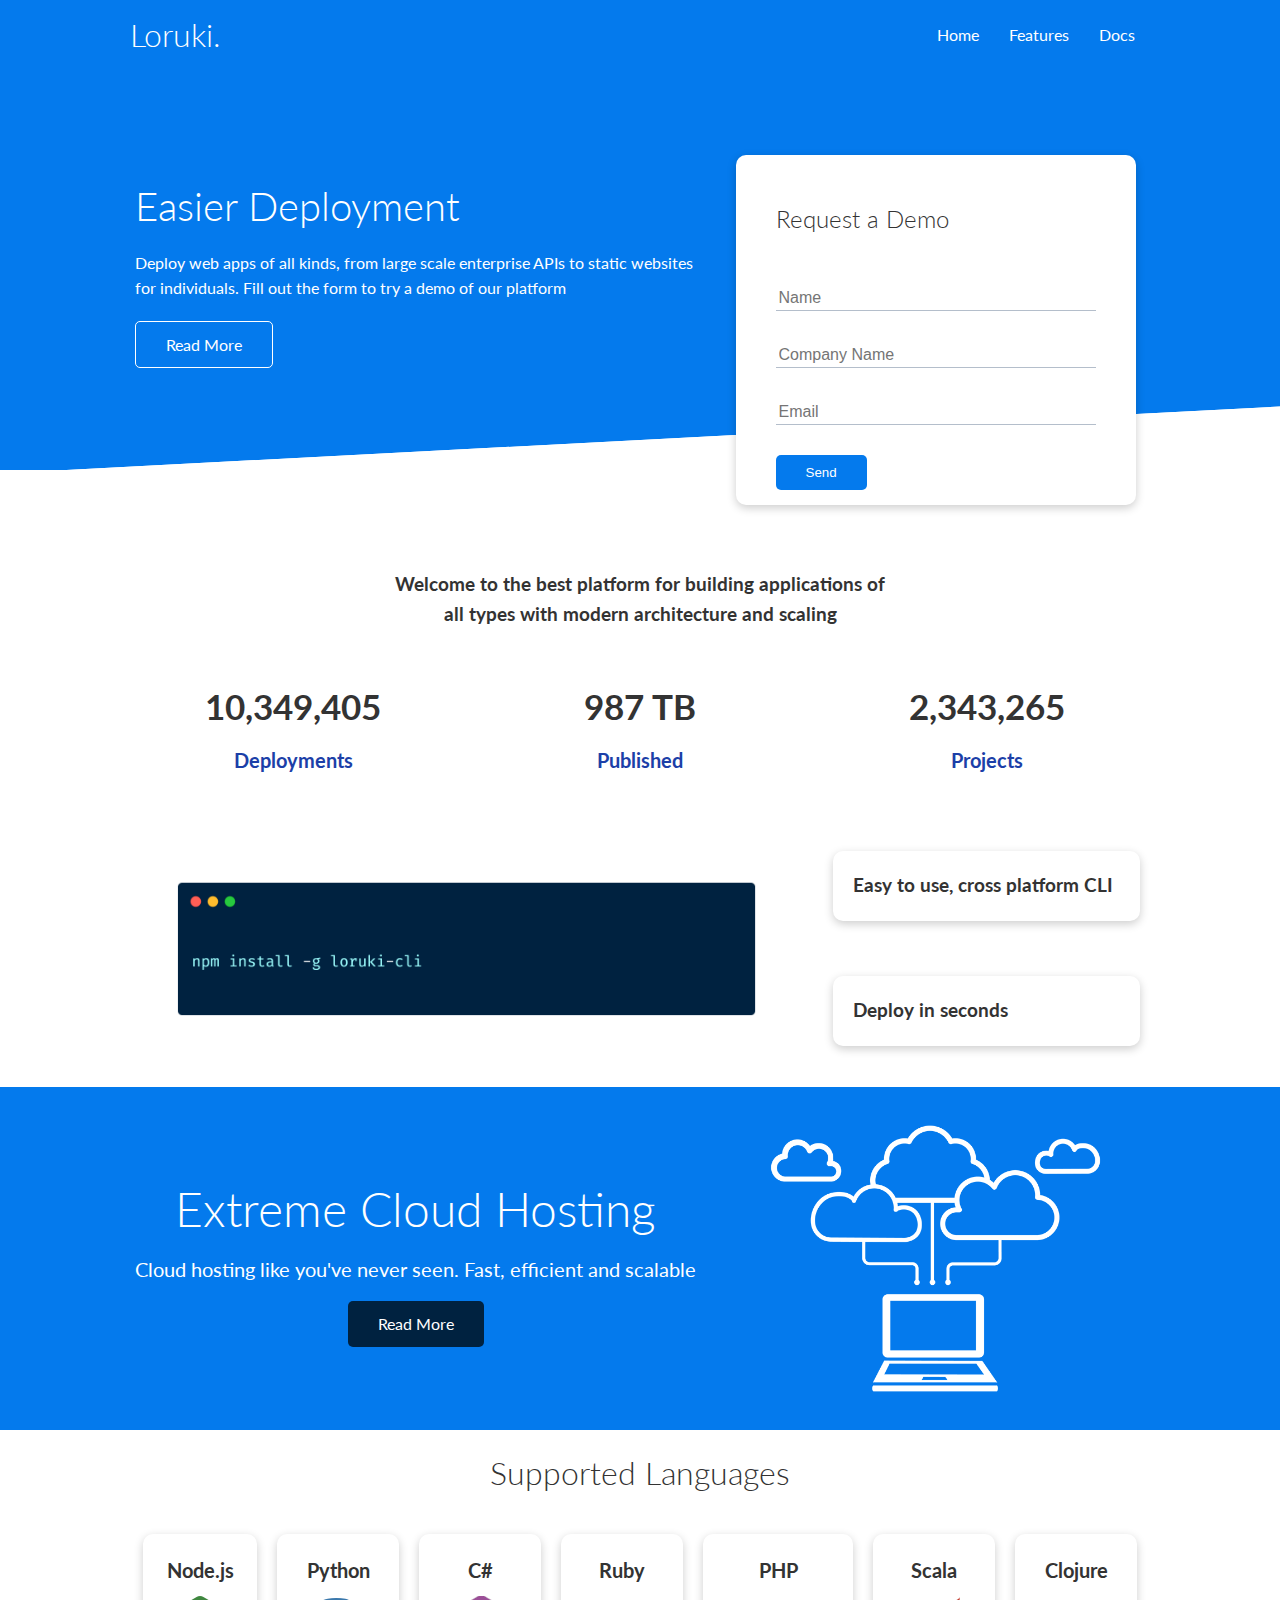
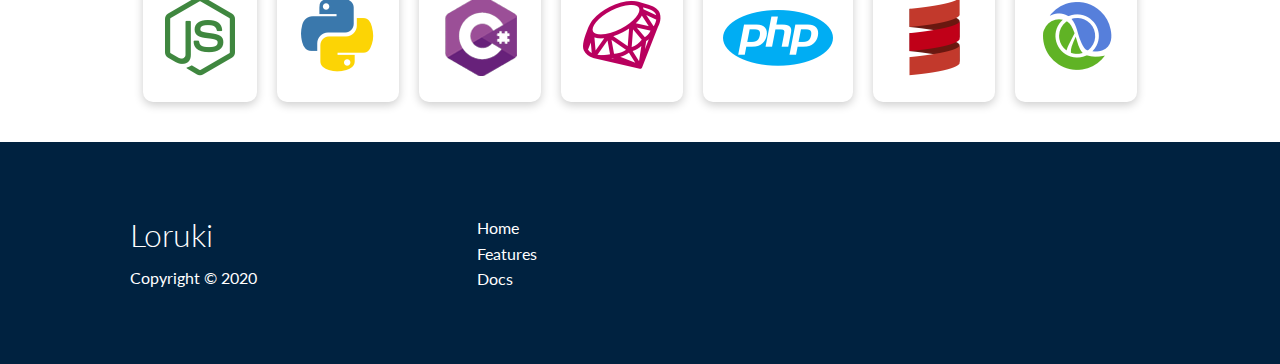
<file: index.html>
<!DOCTYPE html>
<html lang="en">
<head>
    <meta charset="UTF-8">
    <meta name="viewport" content="width=device-width, initial-scale=1.0">
    <link rel="stylesheet" href="https://cdnjs.cloudflare.com/ajax/libs/font-awesome/5.15.1/css/all.min.css" integrity="sha512-+4zCK9k+qNFUR5X+cKL9EIR+ZOhtIloNl9GIKS57V1MyNsYpYcUrUeQc9vNfzsWfV28IaLL3i96P9sdNyeRssA==" crossorigin="anonymous" />
    <link rel="stylesheet" href="css/utilities.css">
    <link rel="stylesheet" href="css/style.css">
    <title>Loruki | Cloud Hosting For Everyone</title>
</head>
<body>
    <!--------------------------------------------------------- Navbar --------------------------------------------------------->
    <div class="navbar">
        <div class="container flex">
            <h1 class="logo">Loruki.</h1>
            <nav>
                <ul>
                    <li><a href="index.html">Home</a></li>
                    <li><a href="features.html">Features</a></li>
                    <li><a href="docs.html">Docs</a></li>
                </ul>
            </nav>
        </div>
    </div>
    
    <!--------------------------------------------------------- Showcase --------------------------------------------------------->
    <section class="showcase">
        <div class="container grid">
            <div class="showcase-text">
                <h1>Easier Deployment</h1>
                <p>Deploy web apps of all kinds, from large scale enterprise APIs to static websites for individuals. Fill out the form to try a demo of our platform</p>
                <a href="features.html" class="btn btn-outline">Read More</a>
            </div>

            <div class="showcase-form card">
                <h2>Request a Demo</h2>

                 <form name="contact" method="POST" netlify-honeypot="bot-field" data-netlify="true">
                     <input type="hidden" name="form-name" value="contact">
                     <p class="hidden">
                        <label>
                          Don’t fill this out if you’re human: <input name="bot-field" />
                        </label>
                      </p>
                    <div class="form-control">
                        <input type="text" name="name" placeholder="Name" required>
                    </div>
                    <div class="form-control">
                        <input type="text" name="company" placeholder="Company Name" required>
                    </div>
                    <div class="form-control">
                        <input type="email" name="email" placeholder="Email" required>
                    </div>
                    <input type="submit" value="Send" class="btn btn-primary">
                </form>
            </div>
        </div>
    </section>

    <!--------------------------------------------------------- Stats --------------------------------------------------------->
    <section class="stats">
        <div class="container">
            <h3 class="stats-heading text-center my-1">
                Welcome to the best platform for building applications of all types with modern architecture and scaling
            </h3>

            <div class="grid grid-3 text-center my-4">
                <div>
                    <i class="fas fa-server fa-3x"></i>
                    <h3>10,349,405</h3>
                    <p class="text-secondary">Deployments</p>
                </div>
                <div>
                    <i class="fas fa-upload fa-3x"></i>
                    <h3>987 TB</h3>
                    <p class="text-secondary">Published</p>
                </div>
                <div>
                    <i class="fas fa-project-diagram fa-3x"></i>
                    <h3>2,343,265</h3>
                    <p class="text-secondary">Projects</p>
                </div>
            </div>
        </div>
    </section>

    <!--------------------------------------------------------- Cli --------------------------------------------------------->
    <section class="cli">
        <div class="container grid">
            <img src="images/cli.png" alt="">
            <div class="card">
                <h3>Easy to use, cross platform CLI</h3>
            </div>
            <div class="card">
                <h3>Deploy in seconds</h3>
            </div>
        </div>
    </section>

    <!--------------------------------------------------------- Cloud --------------------------------------------------------->
    <section class="cloud bg-primary my-2 py-2">
        <div class="container grid">
            <div class="text-center">
                <h2 class="lg">Extreme Cloud Hosting</h2>
                <p class="lead my-1">Cloud hosting like you've never seen. Fast, efficient and scalable</p>
                <a href="features.html" class="btn btn-dark">Read More</a>
            </div>
            <img src="images/cloud.png" alt="">
        </div>
    </section>

    <!--------------------------------------------------------- Languages --------------------------------------------------------->
    <section class="languages">
        <h2 class="md text-center my-2">
            Supported Languages
        </h2>
        <div class="container flex">
            <div class="card">
                <h4>Node.js</h4>
                <img src="images/logos/node.png" alt="">
            </div>
            <div class="card">
                <h4>Python</h4>
                <img src="images/logos/python.png" alt="">
              </div>
              <div class="card">
                <h4>C#</h4>
                <img src="images/logos/csharp.png" alt="">
              </div>
              <div class="card">
                <h4>Ruby</h4>
                <img src="images/logos/ruby.png" alt="">
              </div>
              <div class="card">
                <h4>PHP</h4>
                <img src="images/logos/php.png" alt="">
              </div>
              <div class="card">
                <h4>Scala</h4>
                <img src="images/logos/scala.png" alt="">
              </div>
              <div class="card">
                <h4>Clojure</h4>
                <img src="images/logos/clojure.png" alt="">
              </div>
        </div>
    </section>

    <!--------------------------------------------------------- Footer --------------------------------------------------------->
    <footer class="footer bg-dark py-5">
        <div class="container grid grid-3">
            <div>
                <h1>Loruki
                </h1>
                <p>Copyright &copy; 2020</p>
            </div>
            <nav>
                <ul>
                    <li><a href="index.html">Home</a></li>
                    <li><a href="features.html">Features</a></li>
                    <li><a href="docs.html">Docs</a></li>
                </ul>
            </nav>
            <div class="social">
                <a href="#"><i class="fab fa-github fa-2x"></i></a>
                <a href="#"><i class="fab fa-facebook fa-2x"></i></a>
                <a href="#"><i class="fab fa-instagram fa-2x"></i></a>
                <a href="#"><i class="fab fa-twitter fa-2x"></i></a>
            </div>
        </div>
    </footer>
</body>
</html>
</file>
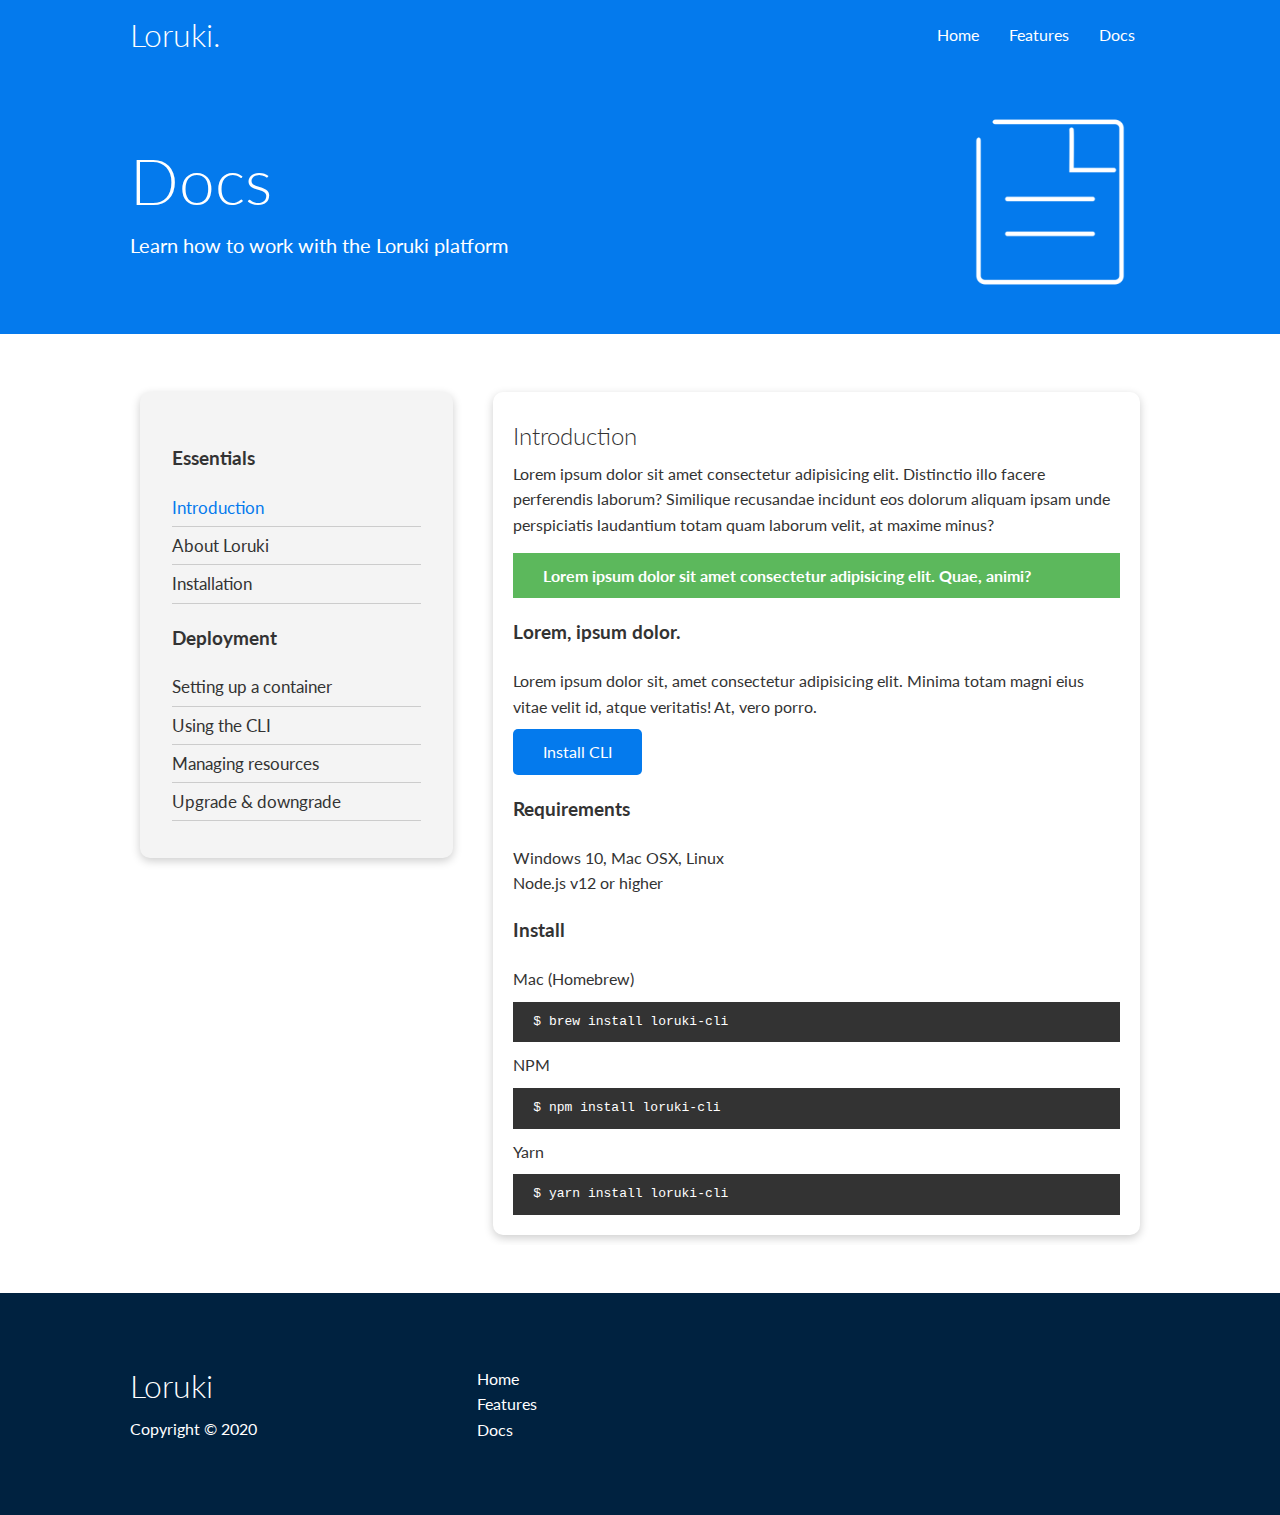
<file: docs.html>
<!DOCTYPE html>
<html lang="en">
<head>
    <meta charset="UTF-8">
    <meta name="viewport" content="width=device-width, initial-scale=1.0">
    <link rel="stylesheet" href="https://cdnjs.cloudflare.com/ajax/libs/font-awesome/5.15.1/css/all.min.css" integrity="sha512-+4zCK9k+qNFUR5X+cKL9EIR+ZOhtIloNl9GIKS57V1MyNsYpYcUrUeQc9vNfzsWfV28IaLL3i96P9sdNyeRssA==" crossorigin="anonymous" />
    <link rel="stylesheet" href="css/utilities.css">
    <link rel="stylesheet" href="css/style.css">
    <title>Loruki | Cloud Hosting For Everyone</title>
</head>
<body>
    <!----------------------------------------------------- Navbar ----------------------------------------------------->
    <div class="navbar">
        <div class="container flex">
            <h1 class="logo">Loruki.</h1>
            <nav>
                <ul>
                    <li><a href="index.html">Home</a></li>
                    <li><a href="features.html">Features</a></li>
                    <li><a href="docs.html">Docs</a></li>
                </ul>
            </nav>
        </div>
    </div>

    <!----------------------------------------------------- Head ----------------------------------------------------->
    <section class="docs-head bg-primary py-3">
        <div class="container grid">
            <div>
                <h1 class="xl">Docs</h1>
                <p class="lead">
                    Learn how to work with the Loruki platform
                </p>
            </div>
            <img src="images/docs.png" alt="">
        </div>
    </section>

    <!----------------------------------------------------- Docs main ----------------------------------------------------->
    <section class="docs-main my-4">
        <div class="container grid">
            <div class="card bg-light p-3">
                <h3 class="my-2">Essentials</h3>
                <nav>
                    <ul>
                        <li><a class="text-primary" href="#">Introduction</a></li>
                        <li><a href="#">About Loruki</a></li>
                        <li><a href="#">Installation</a></li>
                    </ul>
                </nav>

                <h3 class="my-2">Deployment</h3>
                <nav>
                    <ul>
                        <li><a href="#">Setting up a container</a></li>
							<li><a href="#">Using the CLI</a></li>
							<li><a href="#">Managing resources</a></li>
							<li><a href="#">Upgrade & downgrade</a></li>
                    </ul>
                </nav>
            </div>
            <div class="card">
                <h2>Introduction</h2>
                <p>Lorem ipsum dolor sit amet consectetur adipisicing elit. Distinctio illo facere perferendis laborum? Similique recusandae incidunt eos dolorum aliquam ipsam unde perspiciatis laudantium totam quam laborum velit, at maxime minus?</p>

                <div class="alert alert-success">
                    <i class="fas fa-info"></i> Lorem ipsum dolor sit amet consectetur adipisicing elit. Quae, animi?
                </div>

                <h3>Lorem, ipsum dolor.</h3>
                <p>Lorem ipsum dolor sit, amet consectetur adipisicing elit. Minima totam magni eius vitae velit id, atque veritatis! At, vero porro.</p>
                <a href="#" class="btn btn-primary">Install CLI</a>

                <h3>Requirements</h3>
                <ul>
                    <li>Windows 10, Mac OSX, Linux</li>
                    <li>Node.js v12 or higher</li>
                </ul>

                <h3>Install</h3>
                <p>Mac (Homebrew)</p>
                <pre><code>$ brew install loruki-cli</code></pre>
                <p>NPM</p>
                <pre><code>$ npm install loruki-cli</code></pre>
                <p>Yarn</p>
                <pre><code>$ yarn install loruki-cli</code></pre>

            </div>
        </div>
    </section>
    
    <!----------------------------------------------------- Footer ----------------------------------------------------->
    <footer class="footer bg-dark py-5">
        <div class="container grid grid-3">
            <div>
                <h1>Loruki
                </h1>
                <p>Copyright &copy; 2020</p>
            </div>
            <nav>
                <ul>
                    <li><a href="index.html">Home</a></li>
                    <li><a href="features.html">Features</a></li>
                    <li><a href="docs.html">Docs</a></li>
                </ul>
            </nav>
            <div class="social">
                <a href="#"><i class="fab fa-github fa-2x"></i></a>
                <a href="#"><i class="fab fa-facebook fa-2x"></i></a>
                <a href="#"><i class="fab fa-instagram fa-2x"></i></a>
                <a href="#"><i class="fab fa-twitter fa-2x"></i></a>
            </div>
        </div>
    </footer>
</body>
</html>
</file>
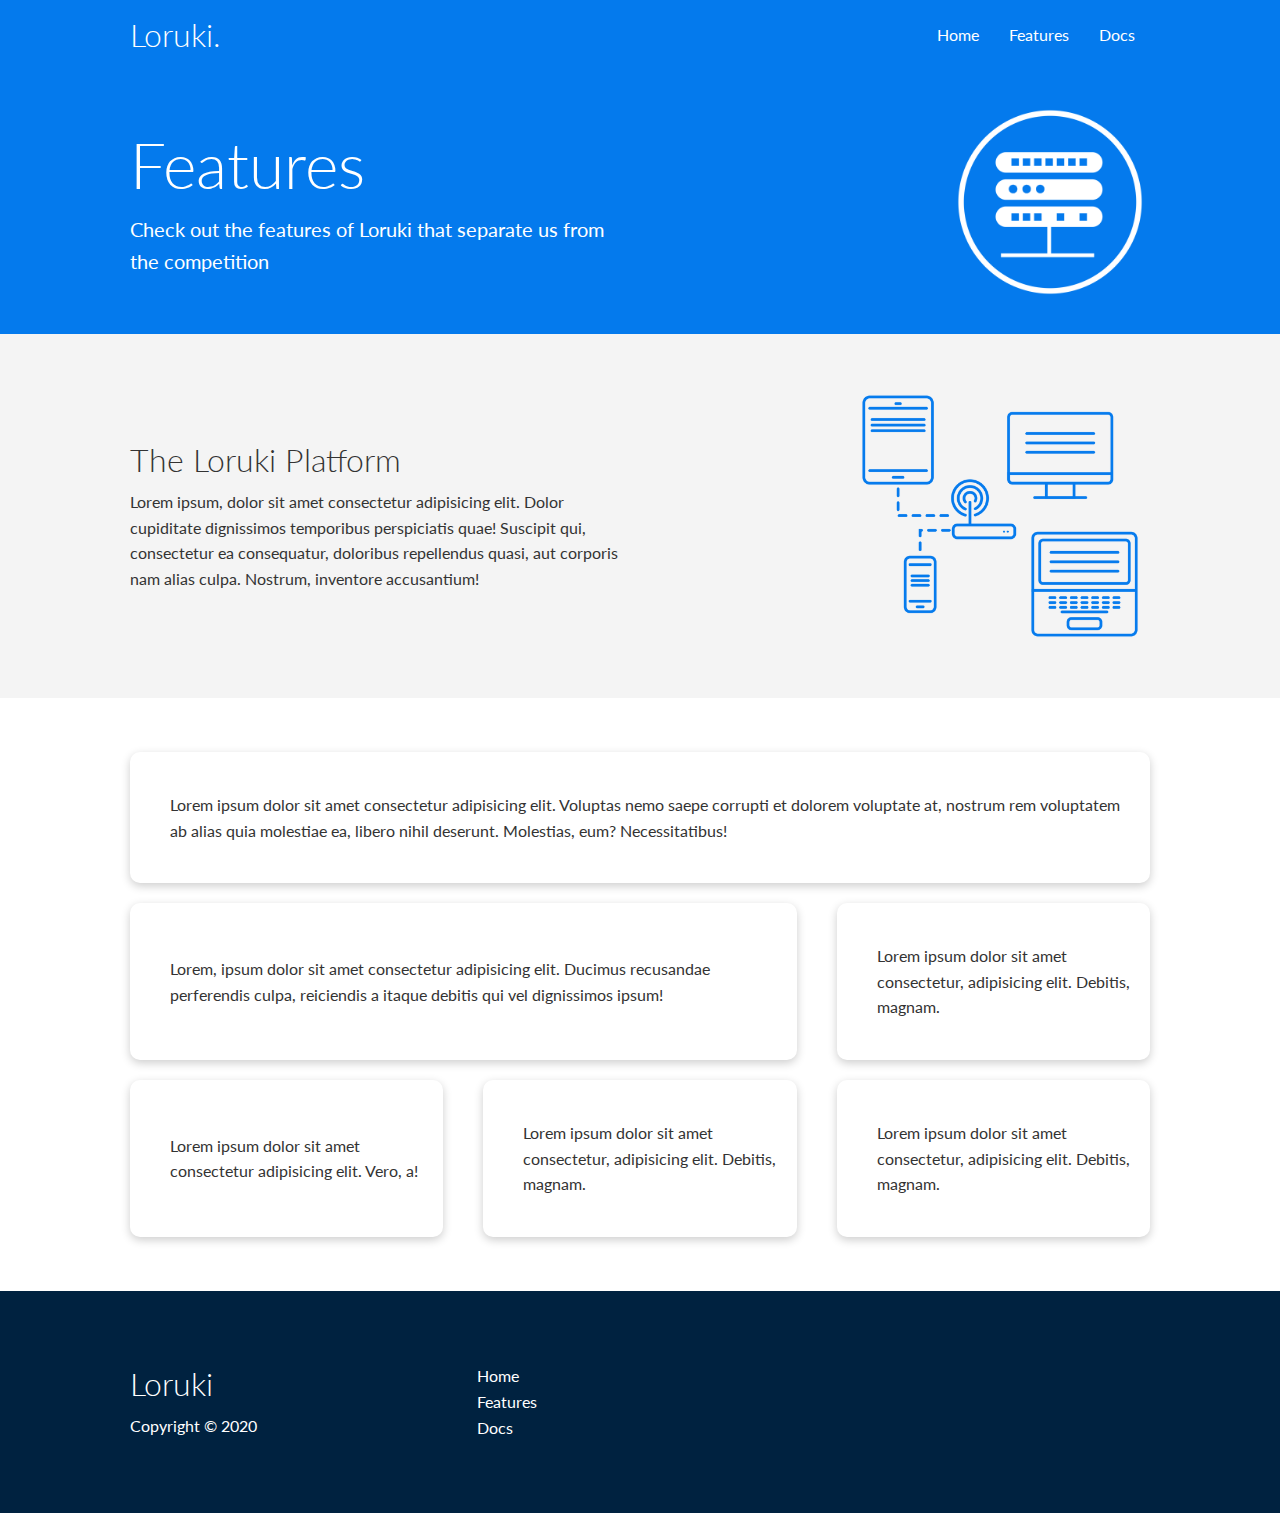
<file: features.html>
<!DOCTYPE html>
<html lang="en">
<head>
    <meta charset="UTF-8">
    <meta name="viewport" content="width=device-width, initial-scale=1.0">
    <link rel="stylesheet" href="https://cdnjs.cloudflare.com/ajax/libs/font-awesome/5.15.1/css/all.min.css" integrity="sha512-+4zCK9k+qNFUR5X+cKL9EIR+ZOhtIloNl9GIKS57V1MyNsYpYcUrUeQc9vNfzsWfV28IaLL3i96P9sdNyeRssA==" crossorigin="anonymous" />
    <link rel="stylesheet" href="css/utilities.css">
    <link rel="stylesheet" href="css/style.css">
    <title>Loruki | Cloud Hosting For Everyone</title>
</head>
<body>
    <!----------------------------------------------------------- Navbar ----------------------------------------------------------->
    <div class="navbar">
        <div class="container flex">
            <h1 class="logo">Loruki.</h1>
            <nav>
                <ul>
                    <li><a href="index.html">Home</a></li>
                    <li><a href="features.html">Features</a></li>
                    <li><a href="docs.html">Docs</a></li>
                </ul>
            </nav>
        </div>
    </div>

    <!----------------------------------------------------------- Head ----------------------------------------------------------->
    <section class="features-head bg-primary py-3">
        <div class="container grid">
            <div>
                <h1 class="xl">Features</h1>
                <p class="lead">
                    Check out the features of Loruki that separate us from the
						competition
                </p>
            </div>
            <img src="images/server.png" alt="">
        </div>
    </section>

    <!----------------------------------------------------------- Sub head ----------------------------------------------------------->
    <section class="features-sub-head bg-light py-3">
        <div class="container grid">
            <div>
                <h1 class="md">The Loruki Platform</h1>
                <p>
                    Lorem ipsum, dolor sit amet consectetur adipisicing elit. Dolor cupiditate dignissimos temporibus perspiciatis quae! Suscipit qui, consectetur ea consequatur, doloribus repellendus quasi, aut corporis nam alias culpa. Nostrum, inventore accusantium!
                </p>
            </div>
            <img src="images/server2.png" alt="">
        </div>
    </section>

    <section class="features-main my-2">
        <div class="container grid grid-3">
            <div class="card flex">
                <i class="fas fa-server fa-3x"></i>
                <p>Lorem ipsum dolor sit amet consectetur adipisicing elit. Voluptas nemo saepe corrupti et dolorem voluptate at, nostrum rem voluptatem ab alias quia molestiae ea, libero nihil deserunt. Molestias, eum? Necessitatibus!</p>
            </div>
            <div class="card flex">
                <i class="fas fa-network-wired fa-3x"></i>
                <p>
                    Lorem, ipsum dolor sit amet consectetur adipisicing elit. Ducimus
                    recusandae perferendis culpa, reiciendis a itaque debitis qui vel
                    dignissimos ipsum!
                </p>
            </div>
            <div class="card flex">
                <i class="fas fa-laptop-code fa-3x"></i>
                <p>
                    Lorem ipsum dolor sit amet consectetur, adipisicing elit. Debitis,
                    magnam.
                </p>
            </div>
            <div class="card flex">
                <i class="fas fa-database fa-3x"></i>
                <p>
                    Lorem ipsum dolor sit amet consectetur adipisicing elit. Vero, a!
                </p>
            </div>
            <div class="card flex">
                <i class="fas fa-power-off fa-3x"></i>
                <p>
                    Lorem ipsum dolor sit amet consectetur, adipisicing elit. Debitis,
                    magnam.
                </p>
            </div>
            <div class="card flex">
                <i class="fas fa-upload fa-3x"></i>
                <p>
                    Lorem ipsum dolor sit amet consectetur, adipisicing elit. Debitis,
                    magnam.
                </p>
            </div>
        </div>
    </section>

    <!----------------------------------------------------------- Footer ----------------------------------------------------------->
    <footer class="footer bg-dark py-5">
        <div class="container grid grid-3">
            <div>
                <h1>Loruki
                </h1>
                <p>Copyright &copy; 2020</p>
            </div>
            <nav>
                <ul>
                    <li><a href="index.html">Home</a></li>
                    <li><a href="features.html">Features</a></li>
                    <li><a href="docs.html">Docs</a></li>
                </ul>
            </nav>
            <div class="social">
                <a href="#"><i class="fab fa-github fa-2x"></i></a>
                <a href="#"><i class="fab fa-facebook fa-2x"></i></a>
                <a href="#"><i class="fab fa-instagram fa-2x"></i></a>
                <a href="#"><i class="fab fa-twitter fa-2x"></i></a>
            </div>
        </div>
    </footer>
</body>
</html>
</file>
<file: css/utilities.css>
.container {
  max-width: 1100px;
  margin: 0 auto;
  overflow: auto;
  padding: 0 40px;
}

.card {
  background-color: #fff;
  color: #333;
  border-radius: 10px;
  box-shadow: 0 3px 10px rgba(0, 0, 0, 0.2);
  padding: 20px;
  margin: 10px;
}

.btn {
  display: inline-block;
  padding: 10px 30px;
  cursor: pointer;
  background: var(--primary-color);
  color: #fff;
  border: none;
  border-radius: 5px;
}

.btn-outline {
  background-color: transparent;
  border: 1px #fff solid;
}

.btn:hover {
  transform: scale(0.98);
}

/*................................................. Backgrounds & colored buttons .................................................*/
.bg-primary,
.btn-primary {
  background-color: var(--primary-color);
  color: #fff;
}

.bg-secondary,
.btn-secondary {
  background-color: var(--secondary-color);
  color: #fff;
}

.bg-dark,
.btn-dark {
  background-color: var(--dark-color);
  color: #fff;
}

.bg-light,
.btn-light {
  background-color: var(--light-color);
  color: #333;
}

.bg-primary a,
.btn-primary a,
.bg-secondary a,
.btn-secondary a,
.bg-dark a,
.btn-dark a {
  color: #fff;
}

/*................................................. Text colors .................................................*/
.text-primary {
  color: var(--primary-color);
}

.text-secondary {
  color: var(--secondary-color);
}

.text-dark {
  color: var(--dark-color);
}

.text-light {
  color: var(--light-color);
}

/*................................................. Text sizes .................................................*/
.lead {
  font-size: 20px;
}

.sm {
  font-size: 1rem;
}

.md {
  font-size: 2rem;
}

.lg {
  font-size: 3rem;
}

.xl {
  font-size: 4rem;
}

.text-center {
  text-align: center;
}

/*................................................. Alert .................................................*/
.alert {
  background-color: var(--light-color);
  padding: 10px 20px;
  font-weight: bold;
  margin: 15px 0;
}

.alert i {
  margin-right: 10px;
}

.alert-success {
  background-color: var(--success-color);
  color: #fff;
}

.alert-error {
  background-color: var(--error-color);
  color: #fff;
}

.flex {
  display: flex;
  justify-content: center;
  align-items: center;
  height: 100%;
}

.grid {
  display: grid;
  grid-template-columns: repeat(2, 1fr);
  gap: 20px;
  justify-content: center;
  align-items: center;
  height: 100%;
}

.grid-3 {
  grid-template-columns: repeat(3, 1fr);
}

/*................................................. Margin .................................................*/
.my-1 {
  margin: 1rem 0;
}

.my-2 {
  margin: 1.5rem 0;
}

.my-3 {
  margin: 2rem 0;
}

.my-4 {
  margin: 3rem 0;
}

.my-5 {
  margin: 4rem 0;
}

.m-1 {
  margin: 1rem;
}

.m-2 {
  margin: 1.5rem;
}

.m-3 {
  margin: 2rem;
}

.m-4 {
  margin: 3rem;
}

.m-5 {
  margin: 4rem;
}

/*................................................. Padding .................................................*/
.py-1 {
  padding: 1rem 0;
}

.py-2 {
  padding: 1.5rem 0;
}

.py-3 {
  padding: 2rem 0;
}

.py-4 {
  padding: 3rem 0;
}

.py-5 {
  padding: 4rem 0;
}

.p-1 {
  padding: 1rem;
}

.p-2 {
  padding: 1.5rem;
}

.p-3 {
  padding: 2rem;
}

.p-4 {
  padding: 3rem;
}

.p-5 {
  padding: 4rem;
}
</file>
<file: css/style.css>
@import url('https://fonts.googleapis.com/css2?family=Lato:wght@300&display=swap');

:root {
  --primary-color: #047aed;
  --secondary-color: #1c3fa8;
  --dark-color: #002240;
  --light-color: #f4f4f4;
  --success-color: #5cb85c;
  --error-color: #d9534f;
}

* {
  box-sizing: border-box;
  padding: 0;
  margin: 0;
}

body {
  font-family: 'Lato', sans-serif;
  color: #333;
  line-height: 1.6;
}

ul {
  list-style-type: none;
}

a {
  text-decoration: none;
  color: #333;
}

h1,
h2 {
  font-weight: 300;
  line-height: 1.2;
  margin: 10px 0;
}

p {
  margin: 10px 0;
}

img {
  width: 100%;
}

code,
pre {
  background: #333;
  color: #fff;
  padding: 10px;
}

.hidden {
  visibility: hidden;
  height: 0;
}

/*.................................................. Navbar ..................................................*/
.navbar {
  background-color: var(--primary-color);
  color: #fff;
  height: 70px;
}

.navbar ul {
  display: flex;
}

.navbar a {
  color: #fff;
  padding: 10px;
  margin: 0 5px;
}

.navbar a:hover {
  border-bottom: 2px #fff solid;
}

.navbar .flex {
  justify-content: space-between;
}

/*.................................................. Showcase ..................................................*/
.showcase {
  height: 400px;
  background-color: var(--primary-color);
  color: #fff;
  position: relative;
}

.showcase h1 {
  font-size: 40px;
}

.showcase p {
  margin: 20px 0;
}

.showcase .grid {
  overflow: visible;
  grid-template-columns: 55% auto;
  gap: 30px;
}

.showcase-text {
  animation: slideInFromLeft 1s ease-in;
}

.showcase-form {
  position: relative;
  top: 60px;
  height: 350px;
  width: 400px;
  padding: 40px;
  z-index: 100;
  justify-self: flex-end;
  animation: slideInFromRight 1s ease-in;
}

.showcase-form .form-control {
  margin: 30px 0;
}

.showcase-form input[type='text'],
.showcase-form input[type='email'] {
  border: 0;
  border-bottom: 1px solid #b4becb;
  width: 100%;
  padding: 3px;
  font-size: 16px;
}

.showcase-form input:focus {
  outline: none;
}

.showcase::before,
.showcase::after {
  content: '';
  position: absolute;
  height: 100px;
  bottom: -70px;
  right: 0;
  left: 0;
  background: #fff;
  transform: skewY(-3deg);
  -webkit-transform: skewY(-3deg);
  -moz-transform: skewY(-3deg);
  -ms-transform: skewY(-3deg);
}

/*.................................................. Stats ..................................................*/
.stats {
  padding-top: 100px;
  animation: slideInFromBottom 1s ease-in;
}

.stats-heading {
  max-width: 500px;
  margin: auto;
}

.stats .grid h3 {
  font-size: 35px;
}

.stats .grid p {
  font-size: 20px;
  font-weight: bold;
}

/*.................................................. Cli ..................................................*/
.cli .grid {
  grid-template-columns: repeat(3, 1fr);
  grid-template-rows: repeat(2, 1fr);
}

.cli .grid > *:first-child {
  grid-column: 1 / span 2;
  grid-row: 1 / span 2;
}

/*.................................................. Cloud ..................................................*/
.cloud .grid {
  grid-template-columns: 4fr 3fr;
}

/*.................................................. Languages ..................................................*/

.languages .flex {
  flex-wrap: wrap;
}

.languages .card {
  text-align: center;
  margin: 18px 10px 40px;
  transition: transform 0.2s ease-in;
}

.languages .card h4 {
  font-size: 20px;
  margin-bottom: 10px;
}

.languages .card:hover {
  transform: translateY(-15px);
}

/*.................................................. Features ..................................................*/
.features-head img,
.docs-head img {
  width: 200px;
  justify-self: flex-end;
}

.features-sub-head img {
  width: 300px;
  justify-self: flex-end;
}

.features-main .card > i {
  margin-right: 20px;
}

.features-main .grid {
  padding: 30px;
}

.features-main .grid > *:first-child {
  grid-column: 1 / span 3;
}

.features-main .grid > *:nth-child(2) {
  grid-column: 1 / span 2;
}

/*.................................................. Docs ..................................................*/
.docs-main h3 {
  margin: 20px 0;
}

.docs-main .grid {
  grid-template-columns: 1fr 2fr;
  align-items: flex-start;
}

.docs-main nav li {
  font-size: 17px;
  padding-bottom: 5px;
  margin-bottom: 5px;
  border-bottom: 1px #ccc solid;
}

.docs-main a:hover {
  font-weight: bold;
}

/*.................................................. Footer ..................................................*/
.footer .social a {
  margin: 0 10px;
}

.fa-github:hover {
  color: #000000;
}

.fa-facebook:hover {
  color: #1773EA;
}

.fa-instagram:hover {
  color: #B32E87;
}

.fa-twitter:hover {
  color: #1C9CEA;
}

/*.................................................. Animations ..................................................*/
@keyframes slideInFromLeft {
  0% {
    transform: translateX(-100%);
  }

  100% {
    transform: translateX(0);
  }
}

@keyframes slideInFromRight {
  0% {
    transform: translateX(100%);
  }

  100% {
    transform: translateX(0);
  }
}

@keyframes slideInFromTop {
  0% {
    transform: translateY(-100%);
  }

  100% {
    transform: translateX(0);
  }
}

@keyframes slideInFromBottom {
  0% {
    transform: translateY(100%);
  }

  100% {
    transform: translateX(0);
  }
}

/*.................................................. Tablets and under ..................................................*/
@media (max-width: 768px) {
  .grid,
  .showcase .grid,
  .stats .grid,
  .cli .grid,
  .cloud .grid,
  .features-main .grid,
  .docs-main .grid {
    grid-template-columns: 1fr;
    grid-template-rows: 1fr;
  }

  .showcase {
    height: auto;
  }

  .showcase-text {
    text-align: center;
    margin-top: 40px;
    animation: slideInFromTop 1s ease-in;
  }

  .showcase-form {
    justify-self: center;
    margin: auto;
    animation: slideInFromBottom 1s ease-in;
  }

  .cli .grid > *:first-child {
    grid-column: 1;
    grid-row: 1;
  }

  .features-head,
  .features-sub-head,
  .docs-head {
    text-align: center;
  }

  .features-head img,
  .features-sub-head img,
  .docs-head img {
    justify-self: center;
  }

  .features-main .grid > *:first-child,
  .features-main .grid > *:nth-child(2) {
    grid-column: 1;
  }
}

/*.................................................. Mobile ..................................................*/
@media (max-width: 500px) {
  .navbar {
    height: 110px;
  }

  .navbar .flex {
    flex-direction: column;
  }

  .navbar ul {
    padding: 10px;
    background-color: rgba(0, 0, 0, 0.1);
  }
  
  .showcase-form {
    width: 300px;
  }
}
</file>
